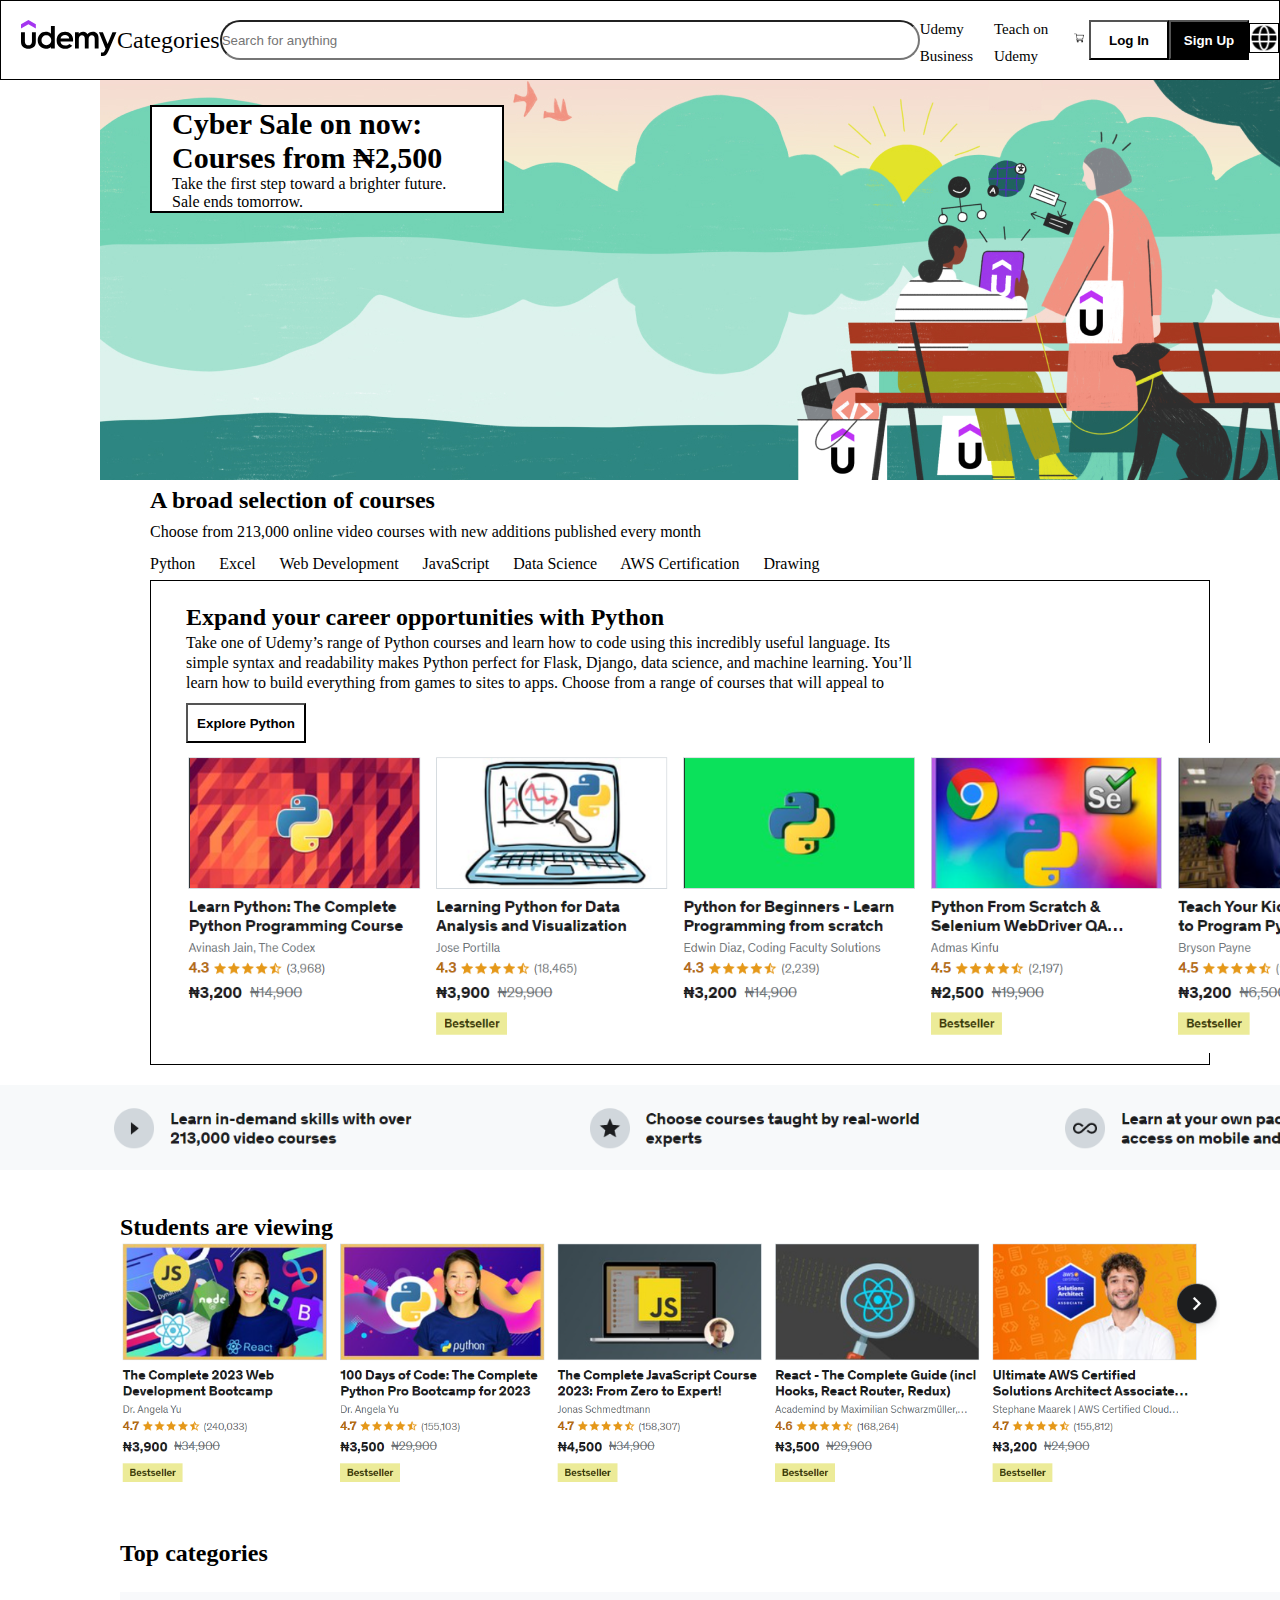
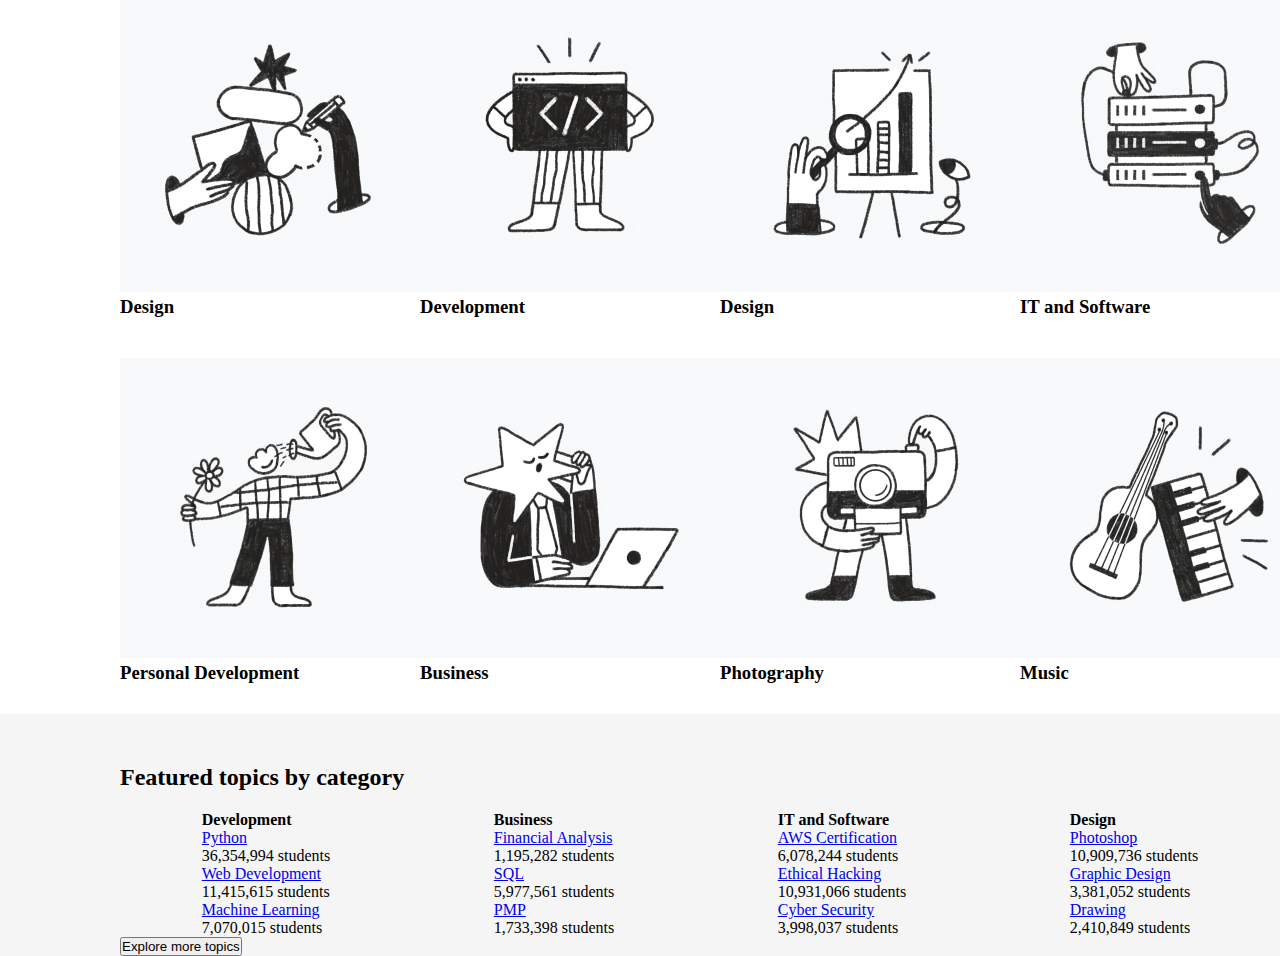
<file: index.html>
<!DOCTYPE html>
<html lang="en">
  <head>
    <meta charset="UTF-8" />
    <meta http-equiv="X-UA-Compatible" content="IE=edge" />
    <meta name="viewport" content="width=device-width, initial-scale=1.0" />
    <title>Udemy Clone</title>
    <link rel="stylesheet" href="style.css" />
  </head>
  <body>
    <section class="header">
      <div>
        <img id="udemy-logo" src="logo-udemy.svg" alt="Udemy logo">
      </div>
      <div class="first-tooltip">
        <span id="first-tooltip-text">
          <ul>
            <li>Website Development</li>
            <li>Business</li>
            <li>Finance & Accounting</li>
            <li>IT & Software</li>
            <li>Office Productivity</li>
            <li>Personal Development</li>
            <li>Design</li>
            <li>Marketing</li>
            <li>Lifestyle</li>
            <li>Photography & Video</li>
            <li>Health & Fitness</li>
            <li>Music</li>
            <li>Teaching & Assistance</li>
          </ul>
        </span>
        <span>Categories</span>
      </div>
      <div id="search">
        <input type="text" placeholder="Search for anything">
      </div>
      <div class="second-tooltip">
        <span id="second-tooltip-text">
          <h4>
            Get your team access to over 19,000 top Udemy courses, anytime,
            anywhere.
          </h4>
          <h3>Try Udemy Business</h3>
        </span>
        <span class="header-udemy">Udemy Business</span>
      </div>
      <div class="third-tooltip">
        <span id="third-tooltip-text">
          <h3>
            Turn what you know into an opportunity and reach millions around the
            world.
          </h3>
          <h5>Learn More</h5>
        </span>
        <span class="header-udemy2">Teach on Udemy</span>
      </div>
      <div class="shopping-cart">
        <img src="shopping-cart.png" alt="shopping cart">
      </div>
      <div class="nav-login">
        <a href="#"> <button>Log In</button> </a>
      </div>
      <div class="nav-signup">
        <a href="#"> <button>Sign Up</button> </a>
      </div>
      <div class="browse-img">
        <img src="browse.png" />
      </div>
    </section>
    <section>
      <div class="sale">
        <img src="image-1.jpg">
        <div class="sale-content">
        <h2 class="first-text">Cyber Sale on now: Courses from ₦2,500</h2>
        <p class="second-text">Take the first step toward a brighter future.</p>
        <p>Sale ends tomorrow.</p>
        </div>
      </div>
    </section>
    <section>
      <div class="courses">
        <h2>A broad selection of courses</h2>
        <p>
          Choose from 213,000 online video courses with new additions published
          every month
        </p>
      
      <div class="courses-list">
          <span>Python</span>
          <span>Excel</span>
          <span>Web Development</span>
          <span>JavaScript</span>
          <span>Data Science</span>
          <span>AWS Certification</span>
          <span>Drawing</span>
        </ul>
      </div>
      <div class="courses-selection">
      <div class="python-det">
        <h2>Expand your career opportunities with Python</h2>
        <p>
          Take one of Udemy’s range of Python courses and learn how to code
          using this incredibly useful language. Its simple syntax and
          readability makes Python perfect for Flask, Django, data science, and
          machine learning. You’ll learn how to build everything from games to
          sites to apps. Choose from a range of courses that will appeal to
        </p>
        <button class="python-button">Explore Python</button>
      </div>
      <div class="courses-img">
        <img src="courses-img.PNG">
        </div>
      </div>
    </div>
    </section>
    <section>
      <div class="icons">
        <img src="icons.PNG" />
      </div>
    </section>
    <section>
      <div class="viewing">
        <h2>Students are viewing</h2>
        <img src="viewing.PNG" />
      </div>
    </section>
    <section>
      <div class="categories">
        <h2>Top categories</h2>
        <div class="first-row">
          <div class="one">
            <img src="lohp-category-design-v2.jpeg">
            <h3>Design</h3>
          </div>
          <div class="two">
            <img src="lohp-category-development-v2.jpeg">
            <h3>Development</h3>
          </div>
          <div class="three">
            <img src="lohp-category-marketing-v2.jpeg">
            <h3>Design</h3>
          </div>
          <div class="four">
            <img src="lohp-category-it-and-software-v2.jpeg">
            <h3>IT and Software</h3>
          </div>
        </div>
        <div class="second-row">
          <div class="five">
            <img src="lohp-category-personal-development-v2.jpeg">
            <h3>Personal Development</h3>
          </div>
          <div class="six">
            <img src="lohp-category-business-v2.jpeg" />
            <h3>Business</h3>
          </div>
          <div class="seven">
            <img src="lohp-category-photography-v2.jpg">
            <h3>Photography</h3>
          </div>
          <div class="one">
            <img src="lohp-category-music-v2.jpg">
            <h3>Music</h3>
          </div>
        </div>
      </div>
    </section>
    <section>
      <div class="topics">
        <div class="topics-heading">
          <h2>Featured topics by category</h2>
        </div>
        <div class="topics-content">
          <div class="development">
            <h4>Development</h4>
            <div class="dev-python">
            <a href="#">Python</a>
            <p>36,354,994 students</p>
            </div>
            <div class="dev-web-development">
              <a href="#">Web Development</a>
              <p>11,415,615 students</p>
            </div>
            <div class="dev-machine-learning">
              <a href="#">Machine Learning</a>
              <p>7,070,015 students</p>
            </div>
          </div>
          <div class="business">
            <h4>Business</h4>
            <div class="analysis">
              <a href="#">Financial Analysis</a>
              <p>1,195,282 students</p>
            </div>
            <div class="sql">
              <a href="#">SQL</a>
              <p>5,977,561 students</p>
            </div>
            <div class="pmp">
              <a href="#">PMP</a>
              <p>1,733,398 students</p>
            </div>
          </div>
          <div class="IT">
            <h4>IT and Software</h4>
            <div class="aws">
              <a href="#">AWS Certification</a>
              <p>6,078,244 students</p>
            </div>
            <div class="ethical-hacking">
              <a href="#">Ethical Hacking</a>
              <p>10,931,066 students</p>
            </div>
            <div class="cybersecurity">
              <a href="#">Cyber Security</a>
              <p>3,998,037 students</p>
            </div>
        </div>
        <div class="design">
        <h4>Design</h4>
        <div class="photoshop">
          <a href="#">Photoshop</a>
          <p>10,909,736 students</p>
        </div>
        <div class="graphic-design">
          <a href="#">Graphic Design</a>
          <p>3,381,052 students</p>
        </div>
        <div class="drawing">
          <a href="#">Drawing</a>
          <p>2,410,849 students</p>
          </div>
        </div>  
      </div>    
      <button class="explore">Explore more topics</button>
    </section>
  </body>
</html>
</file>
<file: style.css>
*{
    padding: 0;
    margin: 0;
    box-sizing: border-box;
}
body{
    width: 100%;
}
.header{
    display: flex;
    align-items: center;
    justify-content: space-between;
    padding-left: 20px;
    height: 80px;
    border: 1px solid black;
}
#udemy-logo{
    width: 6em;
    /* height: 6em; */
}
.first-tooltip{
    position: relative;
    cursor: pointer;
    font-size: 1.5em;
    /* display: inline-block; */
}
ul{
    list-style-type: none;
    display: inline-block;
   /* float: left; */
   padding: 30px;
   
}
#first-tooltip-text{
    position: absolute;
    top: 100%;
    left: 0%;
    width: 250px;
    margin-left: -125px;
    border: 1px solid #ccc;
    visibility: hidden;
    opacity: 0;
    transition: opacity 0.5s ease;
}
#first-tooltip-text::before{
    content:"";
    position: absolute;
    left: 50%;
    top: 100;
    transform: translate(-50%);
    border: 1px solid #ccc;
}
.first-tooltip:hover #first-tooltip-text{
    visibility: visible;
    opacity: 1;
}
form input{
    width: 900px;
    height: 100px;
    border-radius: 5px;
}
.second-tooltip{
    position: relative;
    cursor: pointer;
    font-size: 1.5em;
    /* display: inline-block; */
}
#second-tooltip-text{
    position: absolute;
    top: 100%;
    left: 0%;
    width: 250px;
    margin-left: -125px;
    border: 1px solid #ccc;
    visibility: hidden;
    opacity: 0;
    transition: opacity 0.5s ease;
}
#second-tooltip-text::before{
    content:"";
    position: absolute;
    left: 50%;
    top: 100;
    transform: translate(-50%);
    border: 1px solid #ccc;
}
.second-tooltip:hover #second-tooltip-text{
    visibility: visible;
    opacity: 1;
}
.third-tooltip{
    position: relative;
    cursor: pointer;
    font-size: 1.5em;
    /* display: inline-block; */
}
#third-tooltip-text{
    position: absolute;
    top: 100%;
    left: 0%;
    width: 250px;
    margin-left: -125px;
    border: 1px solid #ccc;
    visibility: hidden;
    opacity: 0;
    transition: opacity 0.5s ease;
}
#third-tooltip-text::before{
    content:"";
    position: absolute;
    left: 50%;
    top: 100;
    transform: translate(-50%);
    border: 1px solid #ccc;
}
.third-tooltip:hover #third-tooltip-text{
    visibility: visible;
    opacity: 1;
}
#search input{
    width: 700px;
    border-radius: 20px;
    height: 40px;
}
.shopping-cart img{
    width: 20px;
    padding: 5px;
    height: 20px;
}
.header-udemy{
    font-size: 15px;
}
.header-udemy2{
    font-size: 15px;
}
.nav-login button{
    background-color: white;
    width: 80px;
    height: 40px;
    font-weight: bold;
}
.nav-signup button{
    background-color: black;
    color: white;
    width: 80px;
    height: 40px;
    font-weight: bold;
}
.browse-img img{
    width:30px;
    border: 1px solid;
}
.sale{
position: relative;
width: 100%;
margin-left: 100px;
}
.sale-content{
    position: absolute;
    top: 25px;
    border: 2px solid;
    margin-left: 50px;
}
.sale-content h2{
    background-color: white;
    width: 350px;
    padding-left: 20px;
    padding-right: 30px;
    font-size: 30px;
    white-space: normal;
}
.sale-content p{
    background-color: white;
    width: 350px;
    padding-left: 20px;
    padding-right: 30px;
    font-size: 16px;
    white-space: normal;
}
.courses {
    padding-left: 150px;
    line-height: 2em;
}
.courses-list span{
    padding-right: 20px;
}
.courses-selection{
    border:1px solid;
    padding-top: 20px;
    padding-left: 35px;
    margin-right: 70px;

}
.python-det p {
    width: 750px;
   line-height: 20px;
}
.python-button{
    width: 120px;
    height: 40px;
    margin-top: 10px;
    background-color: white;
    font-color: black;
    font-weight: bold;
}
.courses-img img{
    width: 1250px;
}
.icons img{
    margin-top:20px;
    margin-bottom: 20px;
    width: 1520px;
}
.viewing{
    margin-top: 20px;
    margin-left: 120px;
}
.viewing img{
    width: 100%;
    padding-right: 60px;
}
.categories{
    margin-top: 50px;
    margin-left: 120px;
}
.categories h2{
    margin-bottom: 25px;
}
.first-row{
    display: flex;
    justify-content: space-between;
    padding-right: 100px;
    padding-bottom: 40px;
}
.second-row{
    display: flex;
    justify-content: space-between;
    padding-right: 100px;
}
.topics{
    background-color: #F5f5f5;
    margin-top: 30px;
    padding-top: 50px;
    padding-left: 120px;
    width:100%;
}
.topics-content{
    padding-top: 20px;
   
    display: flex;
    flex-shrink: 6 0.5;
    justify-content: space-around;
   
}
</file>
